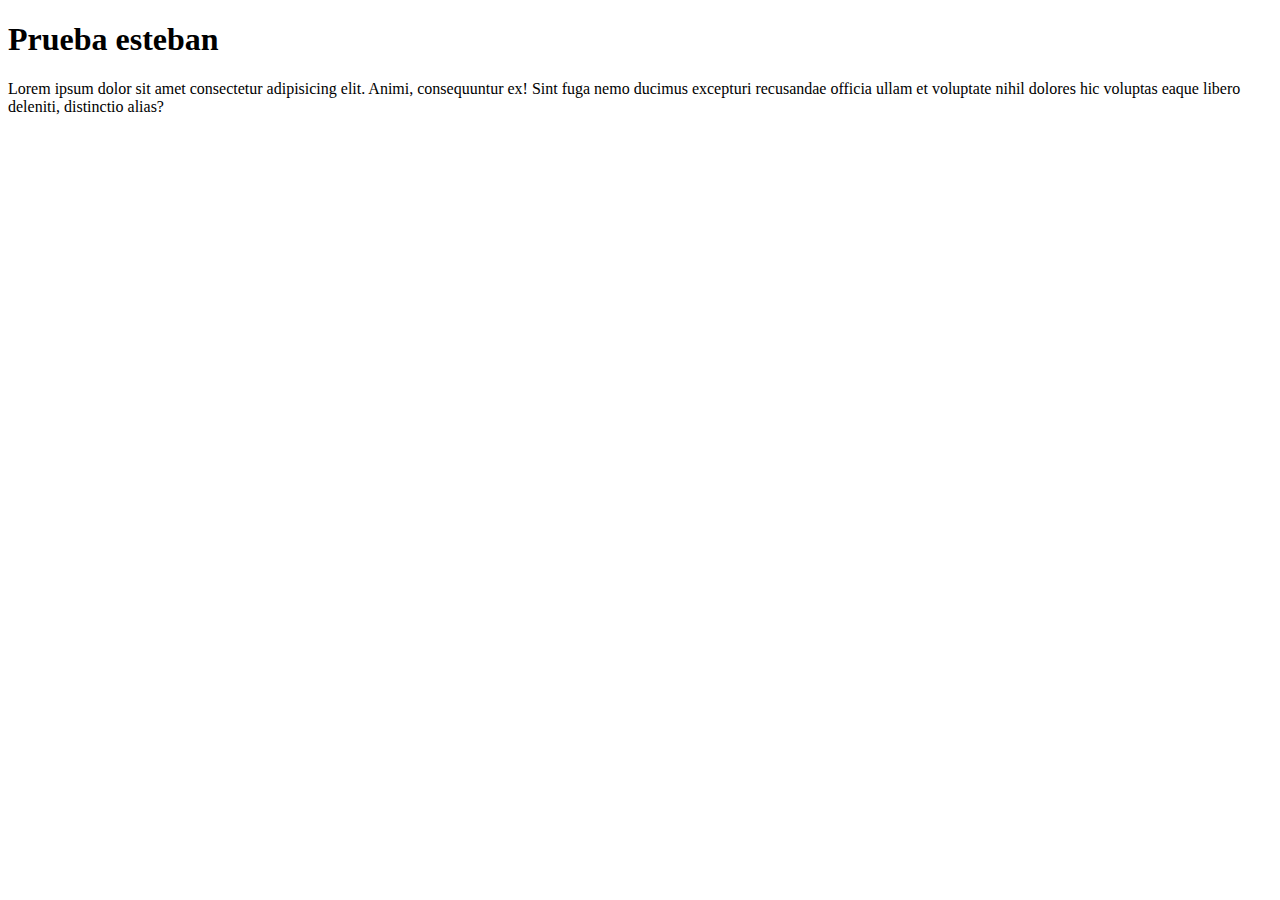
<file: index.html>
<!DOCTYPE html>
<html lang="en">
<head>
    <meta charset="UTF-8">
    <meta http-equiv="X-UA-Compatible" content="IE=edge">
    <meta name="viewport" content="width=device-width, initial-scale=1.0">
    <title>Document</title>
</head>
<body>
    <h1>
        Prueba esteban
    </h1>
    <p>
        Lorem ipsum dolor sit amet consectetur adipisicing elit. Animi, consequuntur ex! Sint fuga nemo ducimus excepturi recusandae officia ullam et voluptate nihil dolores hic voluptas eaque libero deleniti, distinctio alias?
    </p>
<!--     <script src="main.js"> </script> -->

<script src="desafios.js"></script>
</body>
</html>
</file>
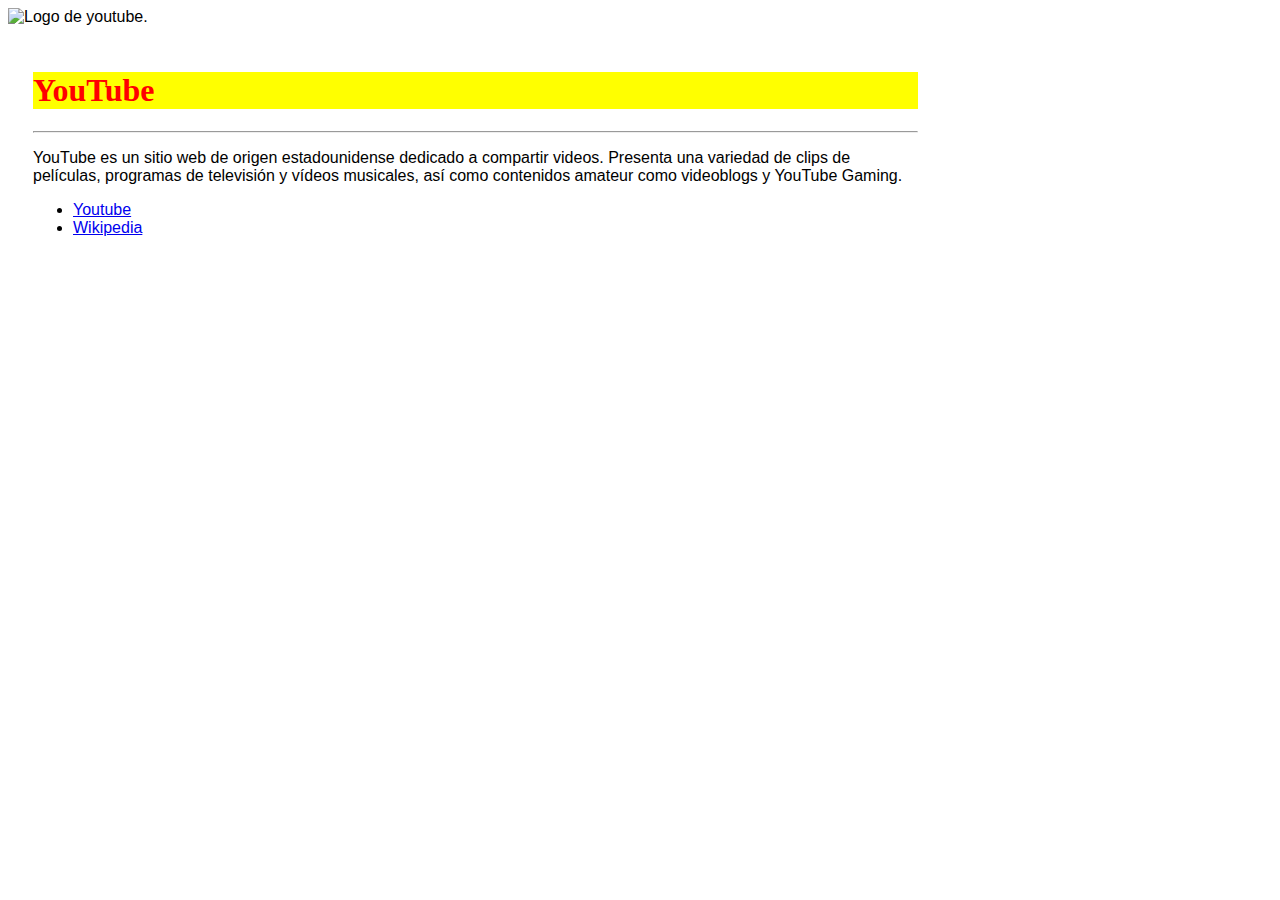
<file: atributosDinamicosYoutube/index.html>
<!DOCTYPE html>
<html lang="es">
<head>
    <meta charset="UTF-8">
    <meta http-equiv="X-UA-Compatible" content="IE=edge">
    <meta name="viewport" content="width=device-width, initial-scale=1.0">
    <title>Atributos dinámicos</title>
    <link rel="stylesheet" href="estilos.css">
    <script defer src="codigo.js"></script>
</head>
<body>

    <div id="tarjeta">
        <div class="col-1">
            <img id="logo" width="100%" alt="Logo de youtube.">
        </div>
        <div class="col-2">
            <h1 class="titulo-feo">YouTube</h1>
            <hr>
            <p>YouTube es un sitio web de origen estadounidense dedicado a compartir videos. Presenta una variedad de clips de películas, programas de televisión y vídeos musicales, así como contenidos amateur como videoblogs y YouTube Gaming. </p>
            <ul>
                <li><a id="link_youtube" href="https://www.youtube.com/">Youtube</a></li>
                <li><a id="link_wikipedia" href="https://es.wikipedia.org/wiki/YouTube">Wikipedia</a></li>
            </ul>
        </div>

    </div>
    
</body>
</html>
</file>
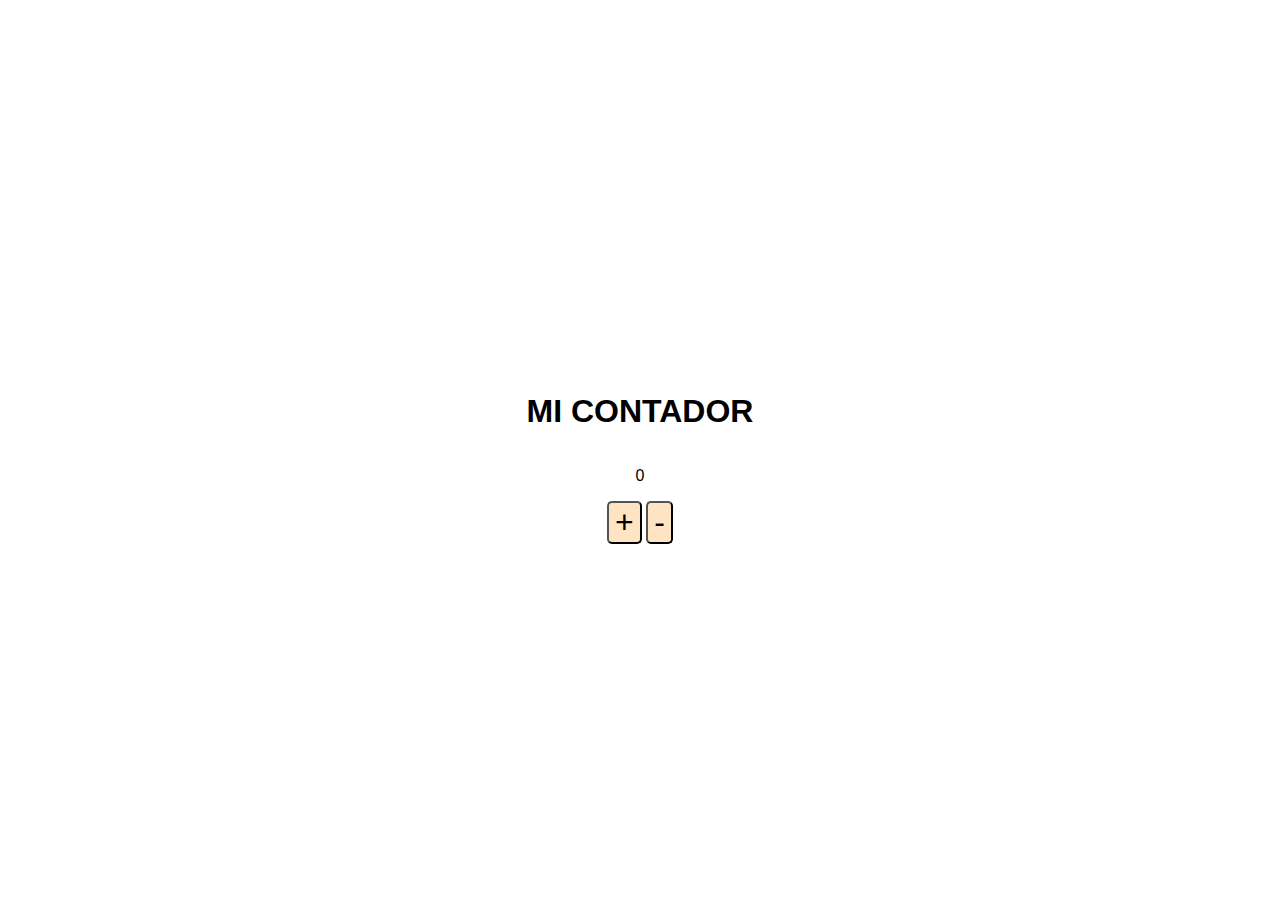
<file: clase8/index.html>
<!DOCTYPE html>
<html lang="en">
<head>
    <meta charset="UTF-8">
    <meta http-equiv="X-UA-Compatible" content="IE=edge">
    <meta name="viewport" content="width=device-width, initial-scale=1.0">
    <title>Document</title>
    <link rel="stylesheet" href="styles.css">

</head>
<body>
    
    <div class="contenedor">
        <h1>MI CONTADOR</h1>
            <div class="contador">
                <p id="valor_contador">
                0
                </p>
            </div>

        <div class="contenedor-botones">
            <button id="boton-sumar">
                +
            </button>
            <button id="boton-sumar">
                -
            </button>
        </div>
    </div>
    
</body>
</html>
</file>
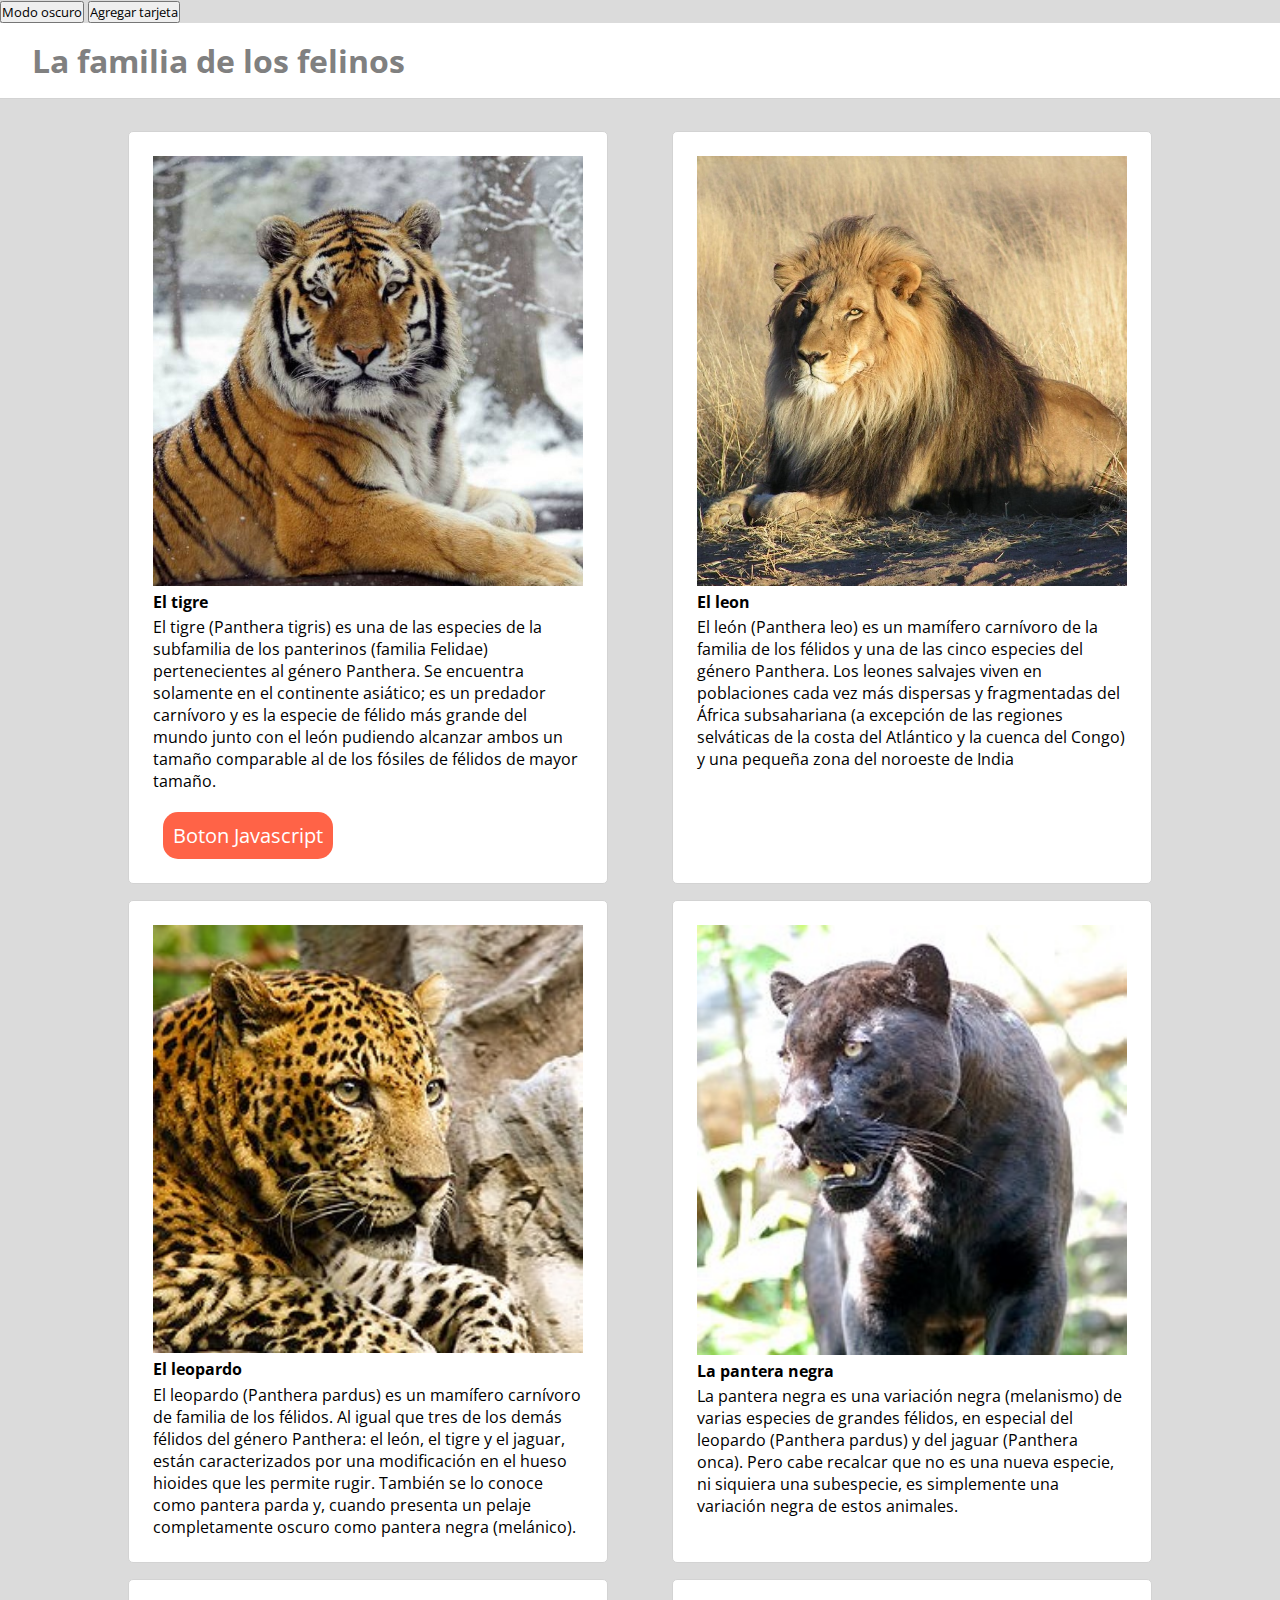
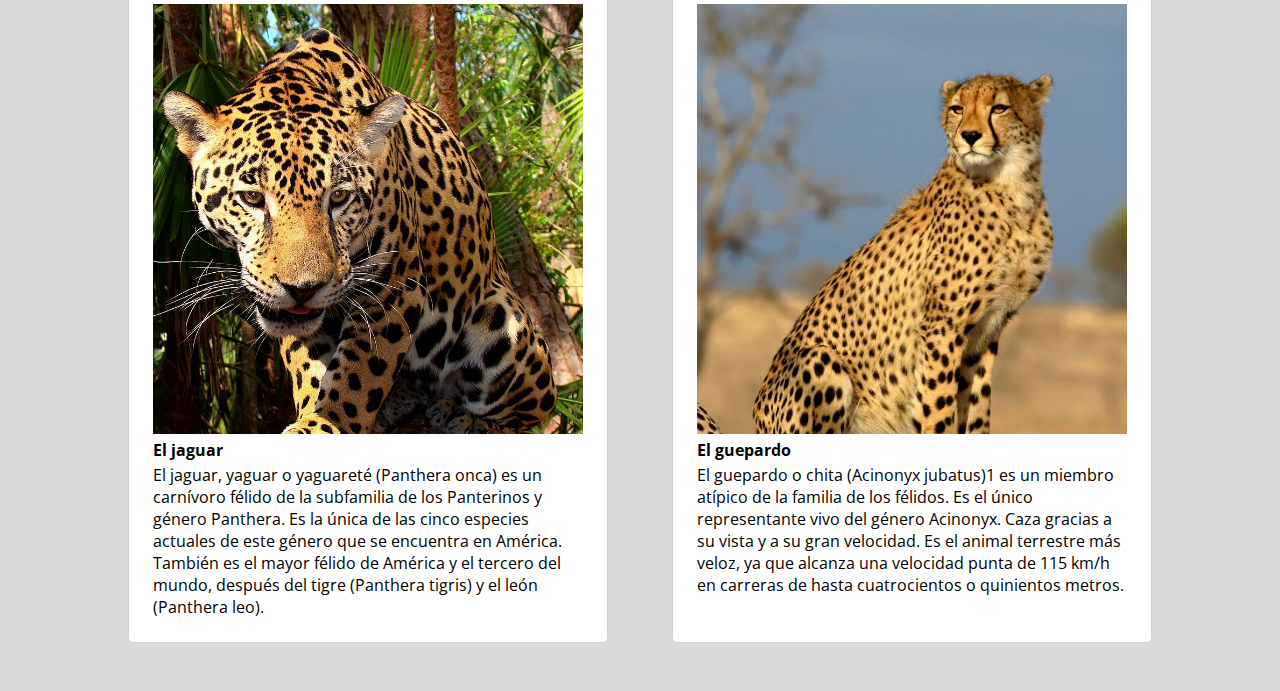
<file: mesa-trabajo-c5/index.html>
<!DOCTYPE html>
<html lang="es">

<head>
  <meta charset="UTF-8">
  <meta http-equiv="X-UA-Compatible" content="IE=edge">
  <meta name="viewport" content="width=device-width, initial-scale=1.0">
  <link rel="stylesheet" href="styles.css">
  <title>Clase 5</title>
  <script defer src="main.js"></script>
</head>

<body>
  <input type="button" value="Modo oscuro" onclick="activarDark ()">
  <input type="button" value="Agregar tarjeta" onclick="crearTarjeta()">

  <h1>La familia de los felinos</h1>

  <div class="contenedor">
    <div class="item">
      <img src="./imagenes/tiger.jpg">
      <h2>El tigre</h2>
      <p>
        El tigre (Panthera tigris) es una de las especies​ de la subfamilia de los panterinos (familia Felidae)
        pertenecientes al género Panthera. Se encuentra solamente en el continente asiático; es un predador carnívoro y
        es
        la especie de félido más grande del mundo junto con el león pudiendo alcanzar ambos un tamaño comparable al de
        los
        fósiles de félidos de mayor tamaño.
      </p>
    </div>
    <div class="item">
      <img src="./imagenes/leon.jpg">
      <h2>El leon</h2>
      <p>
        El león (Panthera leo) es un mamífero carnívoro de la familia de los félidos y una de las cinco especies del
        género Panthera. Los leones salvajes viven en poblaciones cada vez más dispersas y fragmentadas del África
        subsahariana (a excepción de las regiones selváticas de la costa del Atlántico y la cuenca del Congo) y una
        pequeña zona del noroeste de India
      </p>
    </div>
    <div class="item">
      <img src="./imagenes/leopardo.jpg">
      <h2>El leopardo</h2>
      <p>
        El leopardo (Panthera pardus) es un mamífero carnívoro de familia de los félidos. Al igual que tres de los demás
        félidos del género Panthera: el león, el tigre y el jaguar, están caracterizados por una modificación en el
        hueso hioides que les permite rugir. También se lo conoce como pantera parda y, cuando presenta un pelaje
        completamente oscuro como pantera negra (melánico).
      </p>
    </div>
    <div class="item">
      <img src="./imagenes/pantera-negra.jpg">
      <h2>La pantera negra</h2>
      <p>
        La pantera negra es una variación negra (melanismo) de varias especies de grandes félidos, en especial del
        leopardo (Panthera pardus) y del jaguar (Panthera onca). Pero cabe recalcar que no es una nueva especie, ni
        siquiera una subespecie, es simplemente una variación negra de estos animales.
      </p>
    </div>
    <div class="item">
      <img src="./imagenes/jaguar.jpg">
      <h2>El jaguar</h2>
      <p>
        El jaguar, yaguar o yaguareté (Panthera onca) es un carnívoro félido de la subfamilia de los Panterinos y
        género Panthera. Es la única de las cinco especies actuales de este género que se encuentra en América. También
        es el mayor félido de América y el tercero del mundo, después del tigre (Panthera tigris) y el león (Panthera
        leo).
      </p>
    </div>
    <div class="item">
      <img src="./imagenes/chita.jpg">
      <h2>El guepardo</h2>
      <p>
        El guepardo o chita (Acinonyx jubatus)1​ es un miembro atípico de la familia de los félidos. Es el único
        representante vivo del género Acinonyx. Caza gracias a su vista y a su gran velocidad. Es el animal terrestre
        más veloz, ya que alcanza una velocidad punta de 115 km/h en carreras de hasta cuatrocientos o quinientos
        metros.
      </p>
    </div>
  </div>

</body>

</html>
</file>
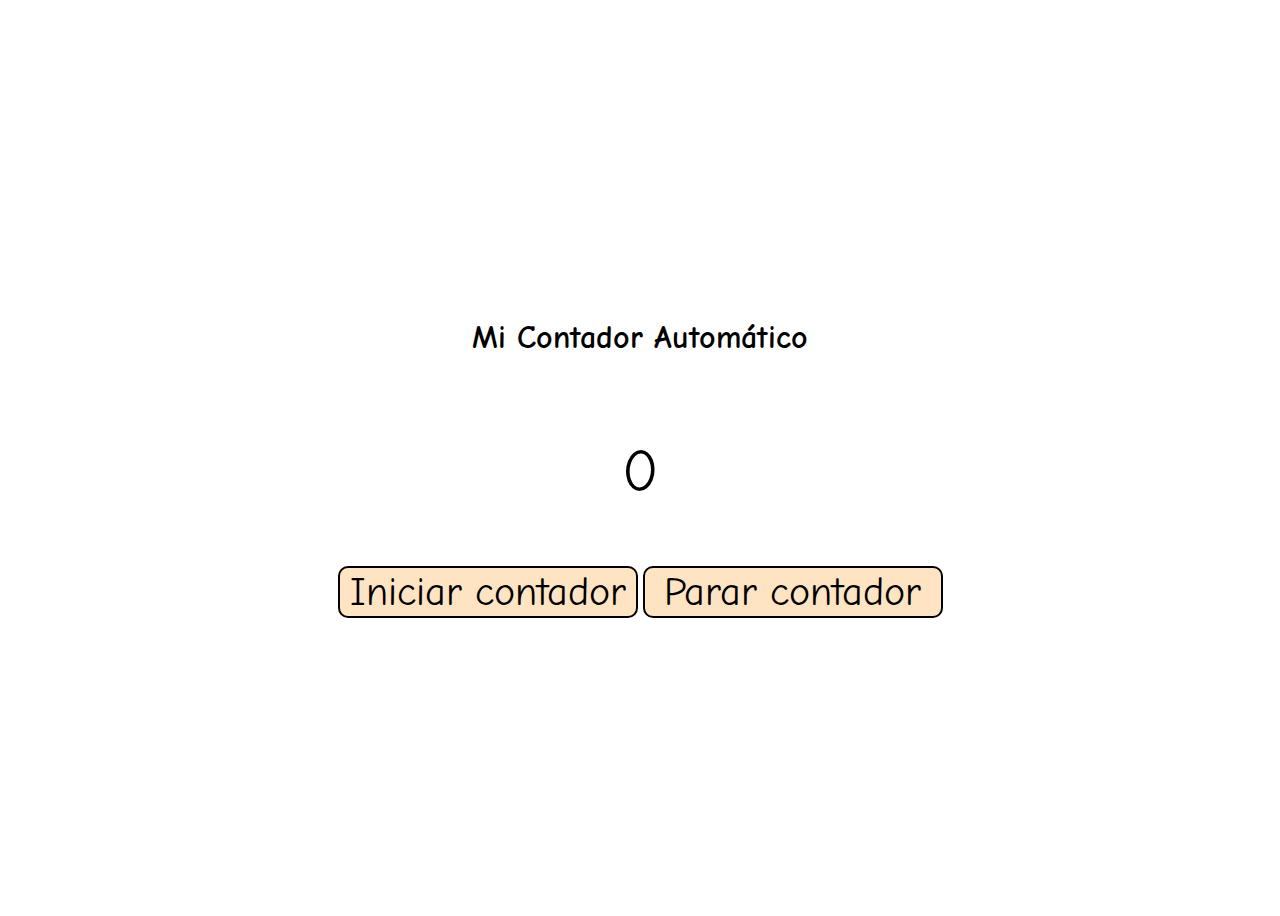
<file: contadores/contador-automatico/index.html>
<!DOCTYPE html>
<html lang="en">

<head>
    <meta charset="UTF-8">
    <meta http-equiv="X-UA-Compatible" content="IE=edge">
    <meta name="viewport" content="width=device-width, initial-scale=1.0">
    <title>Contador Clase 8</title>
    <link rel="stylesheet" href="style.css">
    <link rel="preconnect" href="https://fonts.googleapis.com">
    <link rel="preconnect" href="https://fonts.gstatic.com" crossorigin>
    <link href="https://fonts.googleapis.com/css2?family=Comic+Neue:wght@700&display=swap" rel="stylesheet">
    <script defer src="script.js"></script>
</head>

<body>

    <div class="contenedor">
        <h1>Mi Contador Automático</h1>
        <div class="contador">
            <p id="valor_contador">
                0
            </p>
        </div>
        <div class="contenedor-botones">
            <button id="boton_iniciar" onclick="iniciarContador()">Iniciar contador</button>
            <button id="boton_parar" onclick="pararContador()">Parar contador</button>
        </div>
    </div>
</body>

</html>
</file>
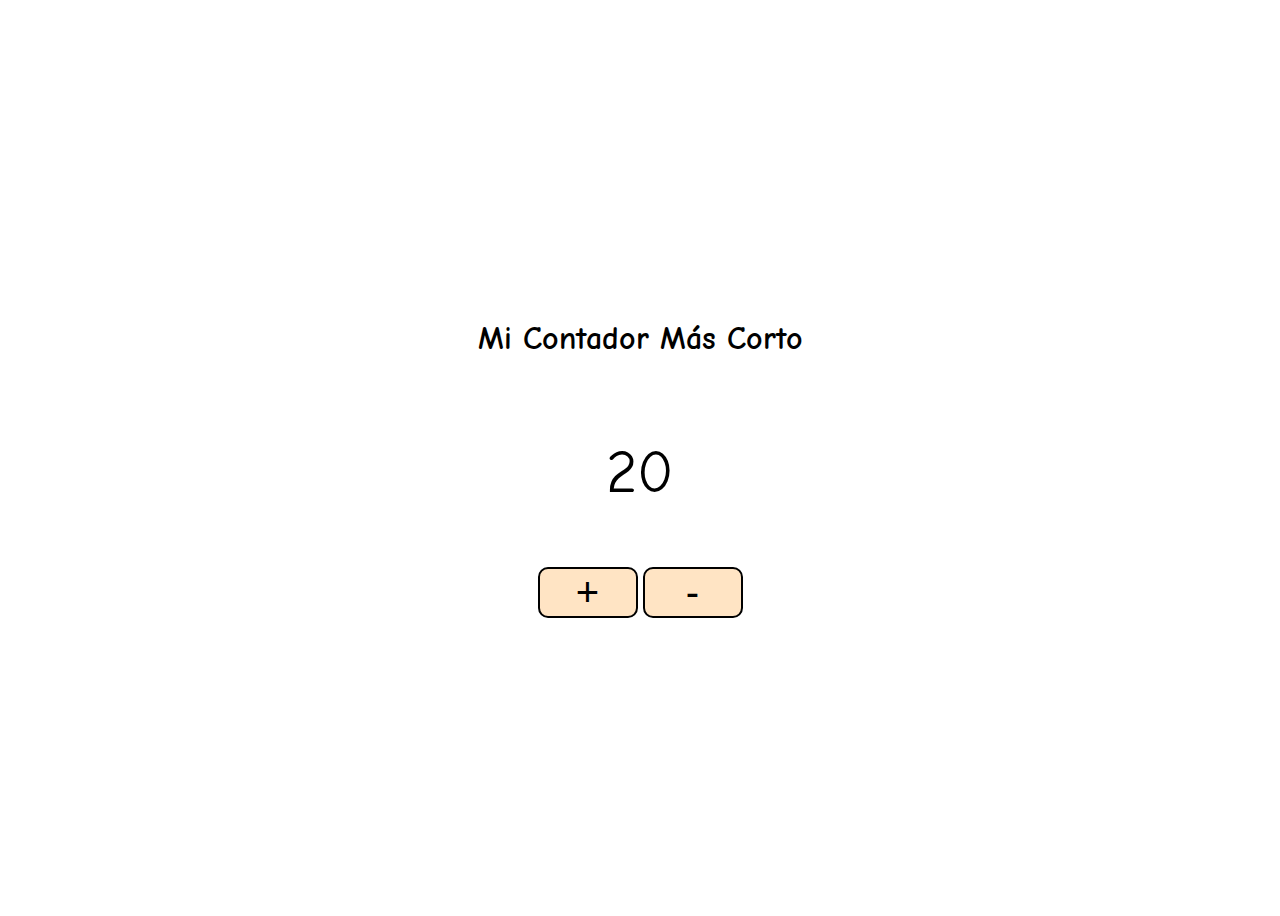
<file: contadores/contador-corto/index.html>
<!DOCTYPE html>
<html lang="en">

<head>
    <meta charset="UTF-8">
    <meta http-equiv="X-UA-Compatible" content="IE=edge">
    <meta name="viewport" content="width=device-width, initial-scale=1.0">
    <title>Contador Clase 8</title>
    <link rel="stylesheet" href="style.css">
    <link rel="preconnect" href="https://fonts.googleapis.com">
    <link rel="preconnect" href="https://fonts.gstatic.com" crossorigin>
    <link href="https://fonts.googleapis.com/css2?family=Comic+Neue:wght@700&display=swap" rel="stylesheet">
    <script defer src="script.js"></script>
</head>

<body>

    <div class="contenedor">
        <h1>Mi Contador Más Corto</h1>
        <div class="contador">
            <p id="valor_contador">
                20
            </p>
        </div>
        <div class="contenedor-botones">
            <button id="boton_sumar" onclick="contador(1)">+</button>
            <button id="boton_restar" onclick="contador(-1)">-</button>
        </div>
    </div>
</body>

</html>
</file>
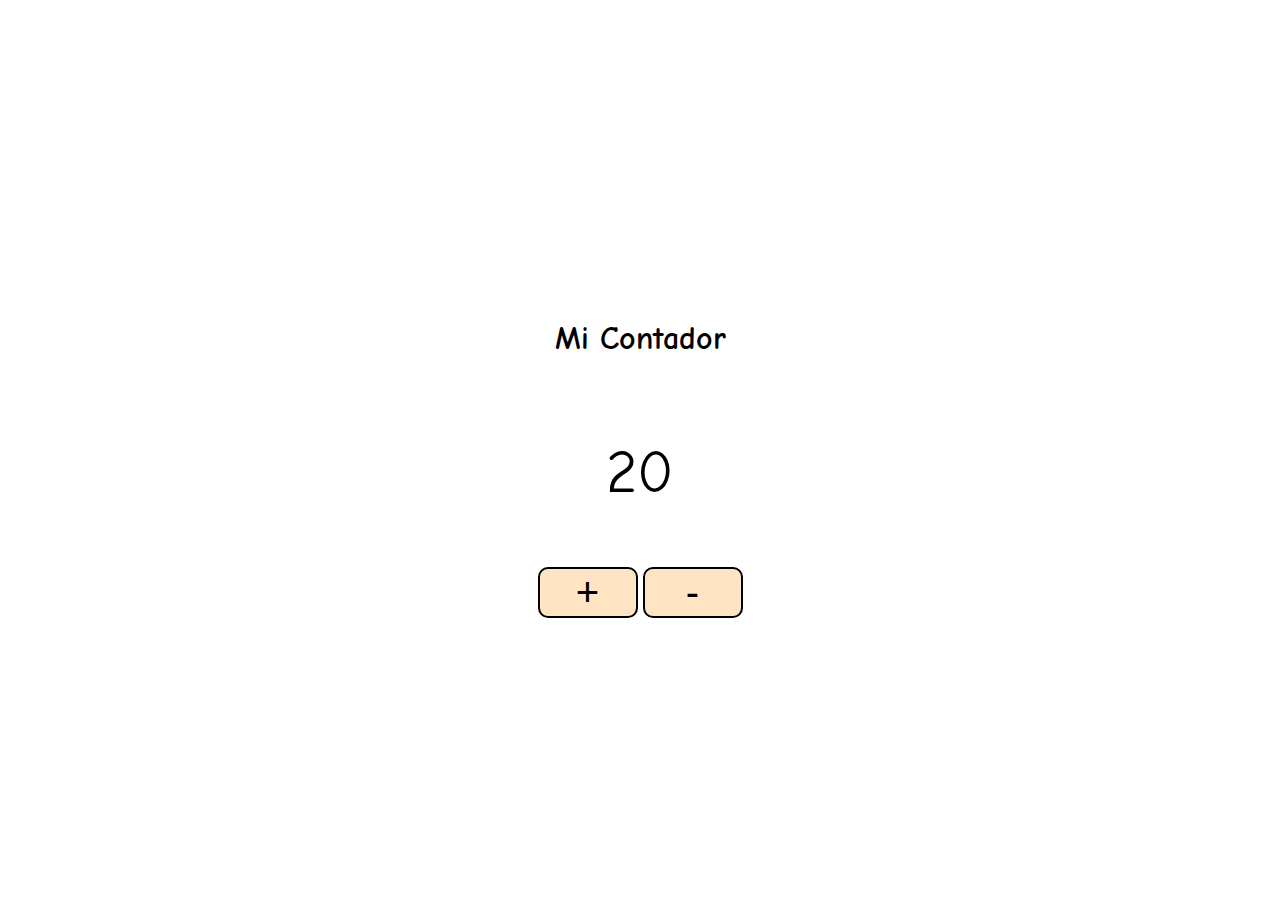
<file: contadores/contador/index.html>
<!DOCTYPE html>
<html lang="en">

<head>
    <meta charset="UTF-8">
    <meta http-equiv="X-UA-Compatible" content="IE=edge">
    <meta name="viewport" content="width=device-width, initial-scale=1.0">
    <title>Contador Clase 8</title>
    <link rel="stylesheet" href="style.css">
    <link rel="preconnect" href="https://fonts.googleapis.com">
    <link rel="preconnect" href="https://fonts.gstatic.com" crossorigin>
    <link href="https://fonts.googleapis.com/css2?family=Comic+Neue:wght@700&display=swap" rel="stylesheet">
    <script defer src="script.js"></script>
</head>

<body>

    <div class="contenedor">
        <h1>Mi Contador</h1>
        <div class="contador">
            <p id="valor_contador">
                20
            </p>
        </div>
        <div class="contenedor-botones">
            <button id="boton_sumar" onclick="sumarContador()">+</button>
            <button id="boton_restar" onclick="restarContador()">-</button>
        </div>
    </div>
</body>

</html>
</file>
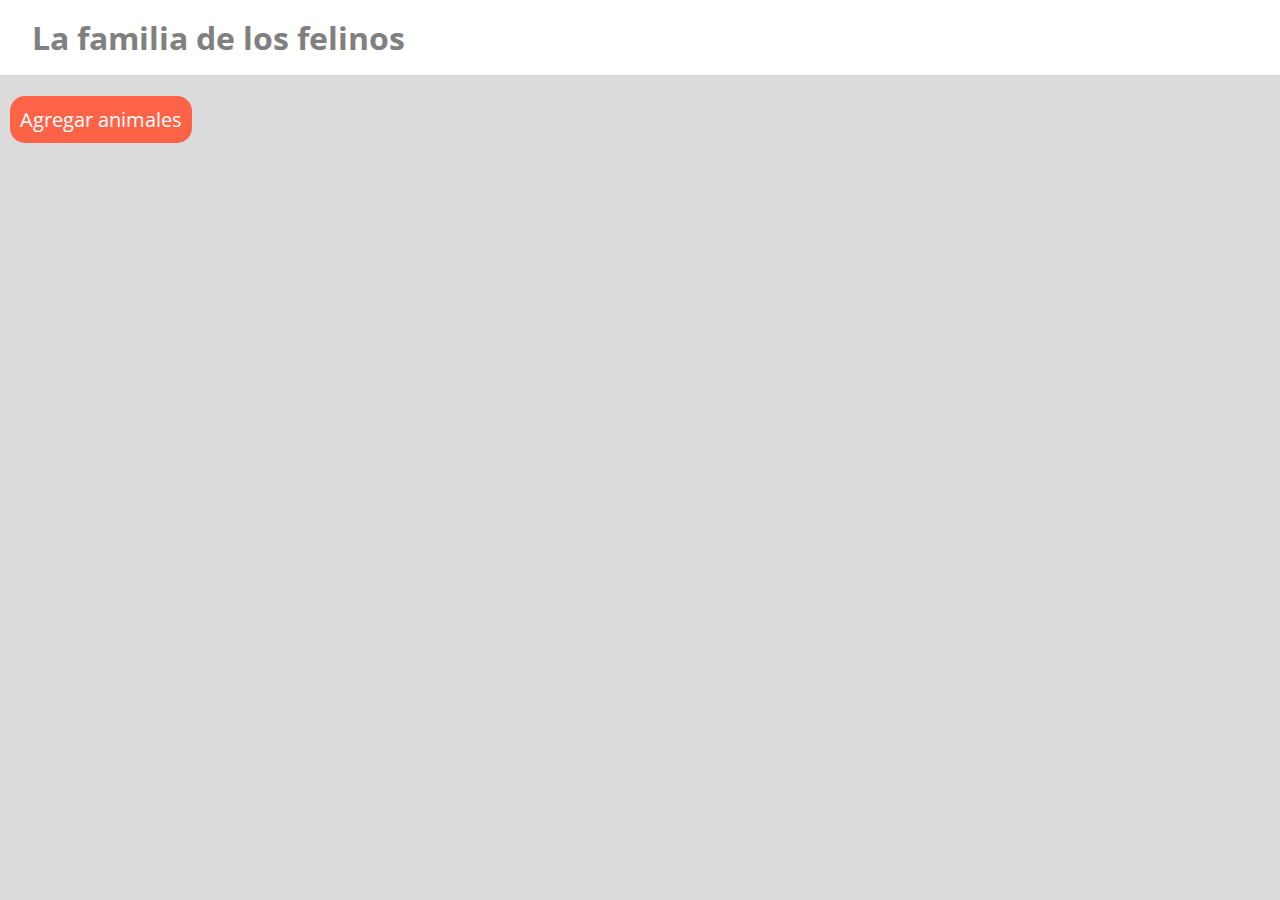
<file: mesa-trabajo-c5/index2.html>
<!DOCTYPE html>
<html lang="en">
<head>
    <meta charset="UTF-8">
    <meta http-equiv="X-UA-Compatible" content="IE=edge">
    <meta name="viewport" content="width=device-width, initial-scale=1.0">
    <title>Document</title>
    <link rel="stylesheet" href="styles.css">
    <script defer src="agregarDivDinamico.js"></script>
</head>
<body>
    
    <h1>La familia de los felinos</h1>
    <button onclick="agregarAnimales()">Agregar animales</button>
    <div class="contenedor"></div>
    
</body>
</html>
</file>
<file: atributosDinamicosYoutube/estilos.css>
*{
    font-family: sans-serif;
}
.card{
    width: 80%;
    display: flex;
    justify-content: center;
    align-items: center;
    border: 2px solid rgb(172, 172, 172);
    background-color: rgb(216, 216, 216);
    border-radius: 20px;
    margin: 50px auto;
    padding: 20px;
}
.col-1{
    width: 30%;
}
.col-2{
    width: 70%;
    padding: 25px;
}
.titulo-feo{
    color: rgb(255, 0, 0);
    font-family: serif;
    background-color: yellow;
}
</file>
<file: clase8/styles.css>
body{
    font-family: 'Lucida Sans', 'Lucida Sans Regular', 'Lucida Grande', 'Lucida Sans Unicode', Geneva, Verdana, sans-serif;
    height: 100vh;
    display: flex;
    /* justify-content: center; */
   /*  flex-direction: column; */
    align-items: center;
    justify-content: center;
}

.contenedor{
    display: flex;
    flex-direction: column;
    align-items: center;
    
}

button{
    font-size: 2rem;
    border-radius: 5px;
    background-color: bisque;
}



p{
    font-size: 1rem;
}
</file>
<file: mesa-trabajo-c5/styles.css>
@import url('https://fonts.googleapis.com/css2?family=Open+Sans:wght@300;400&display=swap');

* {
  margin: 0;
  padding: 0;
  font-family: 'Open Sans', sans-serif;
  transition: 500ms;
}

body {
  background-color: rgb(219, 219, 219);
}

h1 {
  padding: .5em 1em;
  background-color: white;
  border-bottom: 1px solid lightgrey;
  color: grey;
}

.contenedor {
  display: flex;
  flex-wrap: wrap;
  justify-content: space-between;
  width: 80%;
  margin: 2em 10%; 
}

.item {
  width: 30em;
  background-color: white;
  box-sizing: border-box;
  padding: 1.5em;
  margin-bottom: 1em;
  border-radius: 5px;
  border: 1px solid lightgray;
}

.item img {
  width: 100%;
}

.item h2 {
  font-size: 1em;
  margin-bottom: .2em;
}

button{
  margin-top: 20px;
  margin-left: 10px;
  border-radius: 15px;
  font-size: 20px;
  padding: 10px;
  background-color: tomato;
  border: none;
  color: white;
  
}
button:hover{
  background-color: brown;
}


/* estilos para tema oscuro ---------------------------------------------------------------------------------------------- */
/* los suigientes estilos son los que usaremos para aplicar el modo oscuro, ustedes deberán modificar los selectores para
poder resolver el ejercicio */



.dark
{
  background-color: rgb(3, 3, 3);
} 


/* las modificaciones al titulo 'la familia de los felinos */
.dark h1{ 
  background-color: rgb(19, 19, 19);
  color: rgb(170, 170, 170);
  border-color: black;
}


.dark .item
{
  background-color: rgb(19, 19, 19);
  border-color: black;
}

/* las modificaciones a los textos de los items y los titulos de ellos */
.dark p{
  color: rgb(230, 230, 230);
}
.dark h2{
  color: rgb(230, 230, 230);
}
</file>
<file: contadores/contador-automatico/style.css>
body {
    font-family: 'Comic Neue', cursive;
    height: 100vh;
    display: flex;
    justify-content: center;
}

.contenedor {
    display: flex;
    flex-direction: column;
    align-items: center;
    justify-content: center;
}

.contador {
    font-size: 60px;
}

.contenedor-botones button {
    font-family: 'Comic Neue', cursive;
    font-size: 40px;
    width: 300px;
    background-color:bisque;
    border: 2px solid black;
    border-radius: 10px;
}
</file>
<file: contadores/contador-corto/style.css>
body {
    font-family: 'Comic Neue', cursive;
    height: 100vh;
    display: flex;
    justify-content: center;
}

.contenedor {
    display: flex;
    flex-direction: column;
    align-items: center;
    justify-content: center;
}

.contador {
    font-size: 60px;
}

.contenedor-botones button {
    font-size: 40px;
    width: 100px;
    background-color:bisque;
    border: 2px solid black;
    border-radius: 10px;
}
</file>
<file: contadores/contador/style.css>
body {
    font-family: 'Comic Neue', cursive;
    height: 100vh;
    display: flex;
    justify-content: center;
}

.contenedor {
    display: flex;
    flex-direction: column;
    align-items: center;
    justify-content: center;
}

.contador {
    font-size: 60px;
}

.contenedor-botones button {
    font-size: 40px;
    width: 100px;
    background-color:bisque;
    border: 2px solid black;
    border-radius: 10px;
}
</file>
